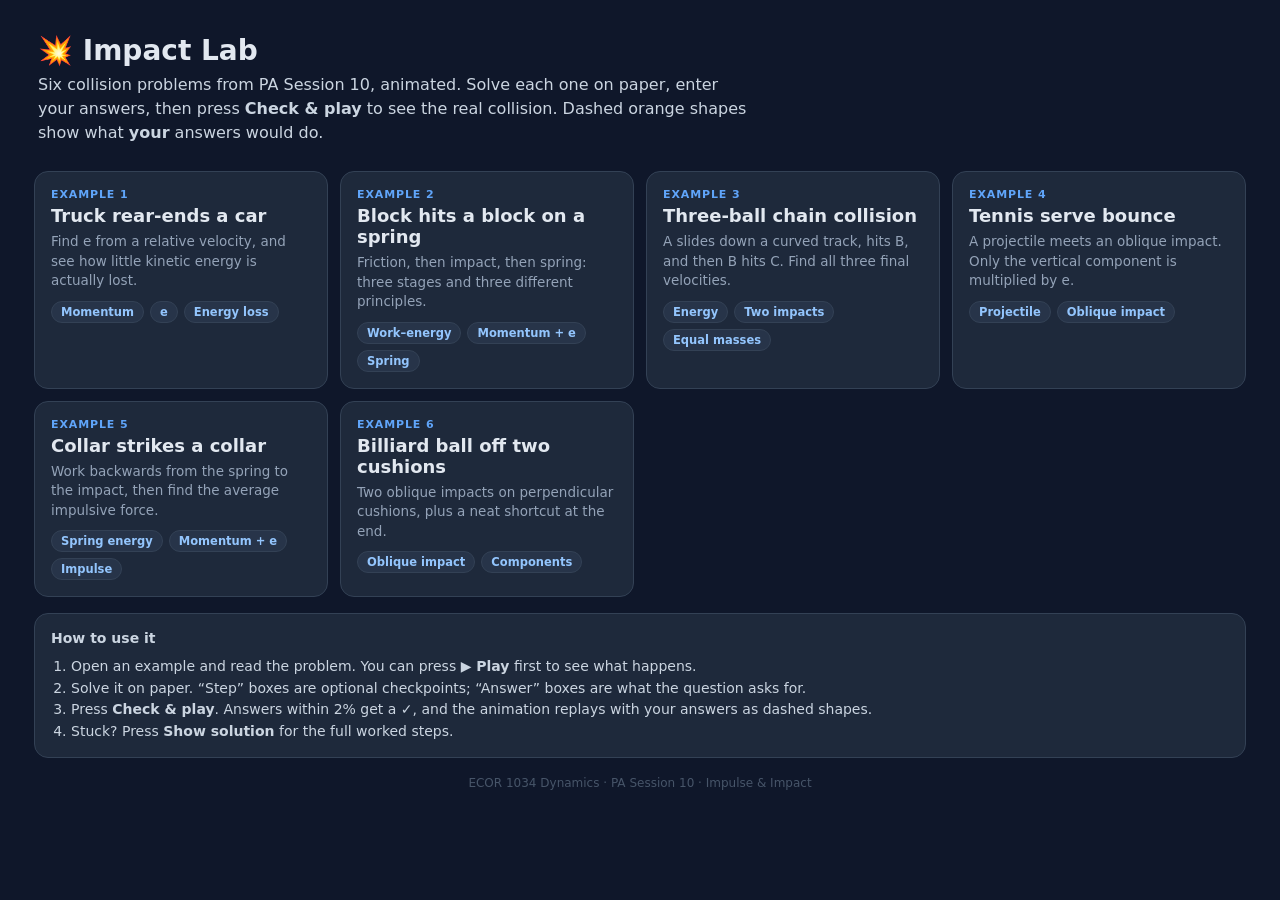
<file: index.html>
<!doctype html>
<html lang="en">
<head>
<meta charset="utf-8">
<meta name="viewport" content="width=device-width, initial-scale=1">
<meta name="theme-color" content="#0f172a">
<title>Impact Lab | ECOR 1034 PA Session 10</title>
<link rel="stylesheet" href="style.css">
</head>
<body>
<div class="app">
  <div class="hero">
    <h1>💥 Impact Lab</h1>
    <p>Six collision problems from PA Session 10, animated. Solve each one on paper, enter your answers, then press <b>Check &amp; play</b> to see the real collision. Dashed orange shapes show what <b>your</b> answers would do.</p>
  </div>
  <div class="grid">
    <a class="card ex" href="ex1.html"><div class="k">Example 1</div><h2>Truck rear-ends a car</h2>
      <p>Find e from a relative velocity, and see how little kinetic energy is actually lost.</p>
      <div class="chips"><span class="chip">Momentum</span><span class="chip">e</span><span class="chip">Energy loss</span></div></a>
    <a class="card ex" href="ex2.html"><div class="k">Example 2</div><h2>Block hits a block on a spring</h2>
      <p>Friction, then impact, then spring: three stages and three different principles.</p>
      <div class="chips"><span class="chip">Work–energy</span><span class="chip">Momentum + e</span><span class="chip">Spring</span></div></a>
    <a class="card ex" href="ex3.html"><div class="k">Example 3</div><h2>Three-ball chain collision</h2>
      <p>A slides down a curved track, hits B, and then B hits C. Find all three final velocities.</p>
      <div class="chips"><span class="chip">Energy</span><span class="chip">Two impacts</span><span class="chip">Equal masses</span></div></a>
    <a class="card ex" href="ex4.html"><div class="k">Example 4</div><h2>Tennis serve bounce</h2>
      <p>A projectile meets an oblique impact. Only the vertical component is multiplied by e.</p>
      <div class="chips"><span class="chip">Projectile</span><span class="chip">Oblique impact</span></div></a>
    <a class="card ex" href="ex5.html"><div class="k">Example 5</div><h2>Collar strikes a collar</h2>
      <p>Work backwards from the spring to the impact, then find the average impulsive force.</p>
      <div class="chips"><span class="chip">Spring energy</span><span class="chip">Momentum + e</span><span class="chip">Impulse</span></div></a>
    <a class="card ex" href="ex6.html"><div class="k">Example 6</div><h2>Billiard ball off two cushions</h2>
      <p>Two oblique impacts on perpendicular cushions, plus a neat shortcut at the end.</p>
      <div class="chips"><span class="chip">Oblique impact</span><span class="chip">Components</span></div></a>
  </div>
  <div class="card how">
    <b>How to use it</b>
    <ol>
      <li>Open an example and read the problem. You can press <b>▶ Play</b> first to see what happens.</li>
      <li>Solve it on paper. “Step” boxes are optional checkpoints; “Answer” boxes are what the question asks for.</li>
      <li>Press <b>Check &amp; play</b>. Answers within 2% get a ✓, and the animation replays with your answers as dashed shapes.</li>
      <li>Stuck? Press <b>Show solution</b> for the full worked steps.</li>
    </ol>
  </div>
  <p class="foot">ECOR 1034 Dynamics · PA Session 10 · Impulse &amp; Impact</p>
</div>
</body>
</html>
</file>
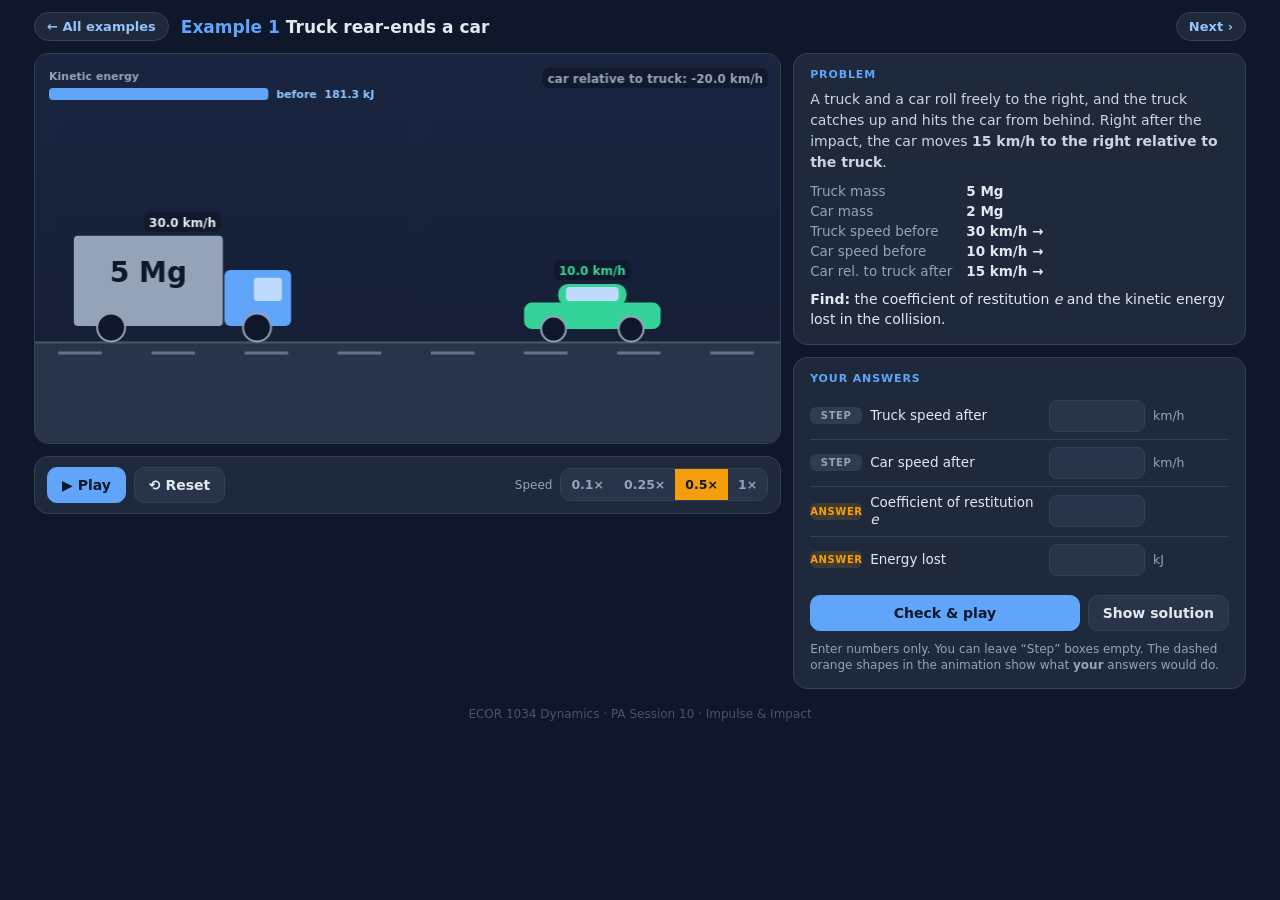
<file: ex1.html>
<!doctype html>
<html lang="en">
<head>
<meta charset="utf-8">
<meta name="viewport" content="width=device-width, initial-scale=1">
<meta name="theme-color" content="#0f172a">
<title>Example 1 | Impact Lab</title>
<link rel="stylesheet" href="style.css">
</head>
<body>
<div id="app"></div>
<script src="common.js"></script>
<script>
(() => {
const { fmt } = IC;
const mT = 5000, mC = 2000, vT = 30 / 3.6, vC = 10 / 3.6, REL = 15 / 3.6;
function post(e) {
  const vT2 = (mT * vT + mC * vC - mC * e * (vT - vC)) / (mT + mC);
  return { vT2, vC2: vT2 + e * (vT - vC) };
}
const E = REL / (vT - vC), P = post(E);
const KE = (a, b) => 0.5 * mT * a * a + 0.5 * mC * b * b;
const T1 = KE(vT, vC), T2 = KE(P.vT2, P.vC2), LOSS = T1 - T2;
const vG = (mT * vT + mC * vC) / (mT + mC);
const kmh = v => v * 3.6;

IC.start({
  n: 1, title: 'Truck rear-ends a car', speed: 0.5,
  statement: 'A truck and a car roll freely to the right, and the truck catches up and hits the car from behind. Right after the impact, the car moves <b>15 km/h to the right relative to the truck</b>.',
  given: [['Truck mass', '5 Mg'], ['Car mass', '2 Mg'], ['Truck speed before', '30 km/h →'], ['Car speed before', '10 km/h →'], ['Car rel. to truck after', '15 km/h →']],
  find: 'the coefficient of restitution <i>e</i> and the kinetic energy lost in the collision.',
  answers: [
    { key: 'vT2', label: 'Truck speed after', unit: 'km/h', step: true, value: () => kmh(P.vT2) },
    { key: 'vC2', label: 'Car speed after', unit: 'km/h', step: true, value: () => kmh(P.vC2) },
    { key: 'e', label: 'Coefficient of restitution <i>e</i>', unit: '', value: () => E },
    { key: 'loss', label: 'Energy lost', unit: 'kJ', value: () => LOSS / 1000 }
  ],
  ghost(v) { return v.e !== null ? { e: v.e, ...post(v.e) } : null; },
  solution: () => `
    <h4>1 · Conservation of momentum (truck + car)</h4>
    m<sub>T</sub>v<sub>T1</sub> + m<sub>C</sub>v<sub>C1</sub> = m<sub>T</sub>v<sub>T2</sub> + m<sub>C</sub>v<sub>C2</sub><br>
    5(30) + 2(10) = 5v<sub>T2</sub> + 2v<sub>C2</sub> &nbsp;(km/h, Mg)<br>
    Relative velocity: v<sub>C2</sub> = v<sub>T2</sub> + 15<br>
    → 170 = 7v<sub>T2</sub> + 30 → <span class="res">v<sub>T2</sub> = ${fmt(kmh(P.vT2), 1)} km/h, v<sub>C2</sub> = ${fmt(kmh(P.vC2), 1)} km/h</span>
    <h4>2 · Coefficient of restitution</h4>
    e = (v<sub>C2</sub> − v<sub>T2</sub>)/(v<sub>T1</sub> − v<sub>C1</sub>) = 15/(30 − 10) → <span class="res">e = ${fmt(E, 2)}</span>
    <h4>3 · Energy loss (convert to m/s)</h4>
    30 km/h = ${fmt(vT, 3)} m/s, 10 = ${fmt(vC, 3)}, ${fmt(kmh(P.vT2), 0)} = ${fmt(P.vT2, 3)}, ${fmt(kmh(P.vC2), 0)} = ${fmt(P.vC2, 3)} m/s<br>
    T<sub>1</sub> = ½(5000)(${fmt(vT, 3)})² + ½(2000)(${fmt(vC, 3)})² = ${fmt(T1 / 1000, 2)} kJ<br>
    T<sub>2</sub> = ½(5000)(${fmt(P.vT2, 3)})² + ½(2000)(${fmt(P.vC2, 3)})² = ${fmt(T2 / 1000, 2)} kJ<br>
    ΔE = T<sub>1</sub> − T<sub>2</sub> → <span class="res">ΔE = ${fmt(LOSS / 1000, 2)} kJ</span> &nbsp;(only ${fmt(100 * LOSS / T1, 1)}% of the energy!)`,
  scene: {
    init: () => ({ t: 0, xT: -4.5, xC: 3, vt: vT, vc: vC, hit: false, tHit: 0, xHit: 0, after: 0, flash: 0 }),
    step(s, dt) {
      const n = 10, h = dt / n;
      for (let i = 0; i < n; i++) {
        s.t += h; s.xT += s.vt * h; s.xC += s.vc * h;
        if (!s.hit && s.xT >= s.xC) { s.hit = true; s.vt = P.vT2; s.vc = P.vC2; s.tHit = s.t; s.xHit = s.xC; s.flash = 1; }
        if (s.hit) { s.after += h; s.flash = Math.max(0, s.flash - h * 4); if (s.after > 2.4) return true; }
      }
      return false;
    },
    draw(D, W, H, s, st) {
      const sc = W / 24, gy = H * 0.74, cam = -0.75 + vG * s.t, X = x => W * 0.5 + (x - cam) * sc, Y = y => gy - y * sc;
      D.ground(gy, W, H, false);
      for (let k = Math.floor((cam - 14) / 3); k < (cam + 14) / 3; k++) D.ctx.fillStyle = '#64748b', D.ctx.fillRect(X(k * 3), gy + 10, 1.4 * sc, 3);
      const truck = (xf, col, stroke, dash) => {
        D.rrect(X(xf - 7), Y(3.4), 4.8 * sc, 2.9 * sc, 4, col, stroke, 2, dash);
        D.rrect(X(xf - 2.15), Y(2.3), 2.15 * sc, 1.8 * sc, 6, col ? '#60a5fa' : null, stroke, 2, dash);
        if (col) D.rrect(X(xf - 1.2), Y(2.05), 0.9 * sc, 0.75 * sc, 3, '#bfdbfe');
        [xf - 5.8, xf - 1.1].forEach(x => D.circle(X(x), Y(0.45), 0.45 * sc, col ? '#0f172a' : null, stroke || '#94a3b8', 2, dash));
      };
      const car = (xr, col, stroke, dash) => {
        D.rrect(X(xr), Y(1.25), 4.4 * sc, 0.85 * sc, 8, col, stroke, 2, dash);
        D.rrect(X(xr + 1.1), Y(1.85), 2.2 * sc, 0.7 * sc, 10, col, stroke, 2, dash);
        if (col) D.rrect(X(xr + 1.35), Y(1.75), 1.7 * sc, 0.45 * sc, 4, '#bfdbfe');
        [xr + 0.95, xr + 3.45].forEach(x => D.circle(X(x), Y(0.4), 0.4 * sc, col ? '#0f172a' : null, stroke || '#94a3b8', 2, dash));
      };
      // ghost (student's e)
      if (st.ghost && s.hit) {
        const g = st.ghost, tt = s.t - s.tHit;
        D.alpha(0.9, () => {
          truck(s.xHit + g.vT2 * tt, null, '#f59e0b', [5, 4]); car(s.xHit + g.vC2 * tt, null, '#f59e0b', [5, 4]);
        });
        D.tag(`your e = ${fmt(g.e, 2)} → car ${fmt(kmh(g.vC2), 1)}, truck ${fmt(kmh(g.vT2), 1)} km/h`, 12, H - 14, '#f59e0b', 'left', 12);
      }
      truck(s.xT, '#94a3b8'); car(s.xC, '#34d399');
      if (s.flash > 0) D.circle(X(s.xHit), Y(1.2), (1 - s.flash) * 2.5 * sc + 6, null, `rgba(251,191,36,${s.flash})`, 4);
      D.tag(`${fmt(kmh(s.vt), 1)} km/h`, X(s.xT - 3.5), Y(3.4) - 8, '#e2e8f0');
      D.tag(`${fmt(kmh(s.vc), 1)} km/h`, X(s.xC + 2.2), Y(1.85) - 8, '#34d399');
      D.text('5 Mg', X(s.xT - 4.6), Y(1.9), '#0f172a', 'center', Math.max(11, sc * 0.9), 800);
      // energy bars
      const bx = 14, bw = Math.min(220, W * 0.32), by = 16;
      D.text('Kinetic energy', bx, by + 10, '#94a3b8', 'left', 11, 700);
      D.rrect(bx, by + 18, bw, 12, 4, '#273449'); D.rrect(bx, by + 18, bw, 12, 4, '#60a5fa');
      D.text(`before  ${fmt(T1 / 1000, 1)} kJ`, bx + bw + 8, by + 28, '#93c5fd', 'left', 11, 700);
      if (s.hit) {
        D.rrect(bx, by + 36, bw, 12, 4, '#273449'); D.rrect(bx, by + 36, bw * T2 / T1, 12, 4, '#34d399');
        D.text(`after  ${fmt(T2 / 1000, 1)} kJ`, bx + bw + 8, by + 46, '#34d399', 'left', 11, 700);
        D.text(`lost ${fmt(LOSS / 1000, 2)} kJ`, bx, by + 64, '#f87171', 'left', 12, 800);
        D.tag(`car relative to truck: ${fmt(kmh(s.vc - s.vt), 1)} km/h →`, W - 12, 30, '#e2e8f0', 'right', 12);
      } else {
        D.tag(`car relative to truck: ${fmt(kmh(s.vc - s.vt), 1)} km/h`, W - 12, 30, '#94a3b8', 'right', 12);
      }
    }
  }
});
})();
</script>
</body>
</html>
</file>
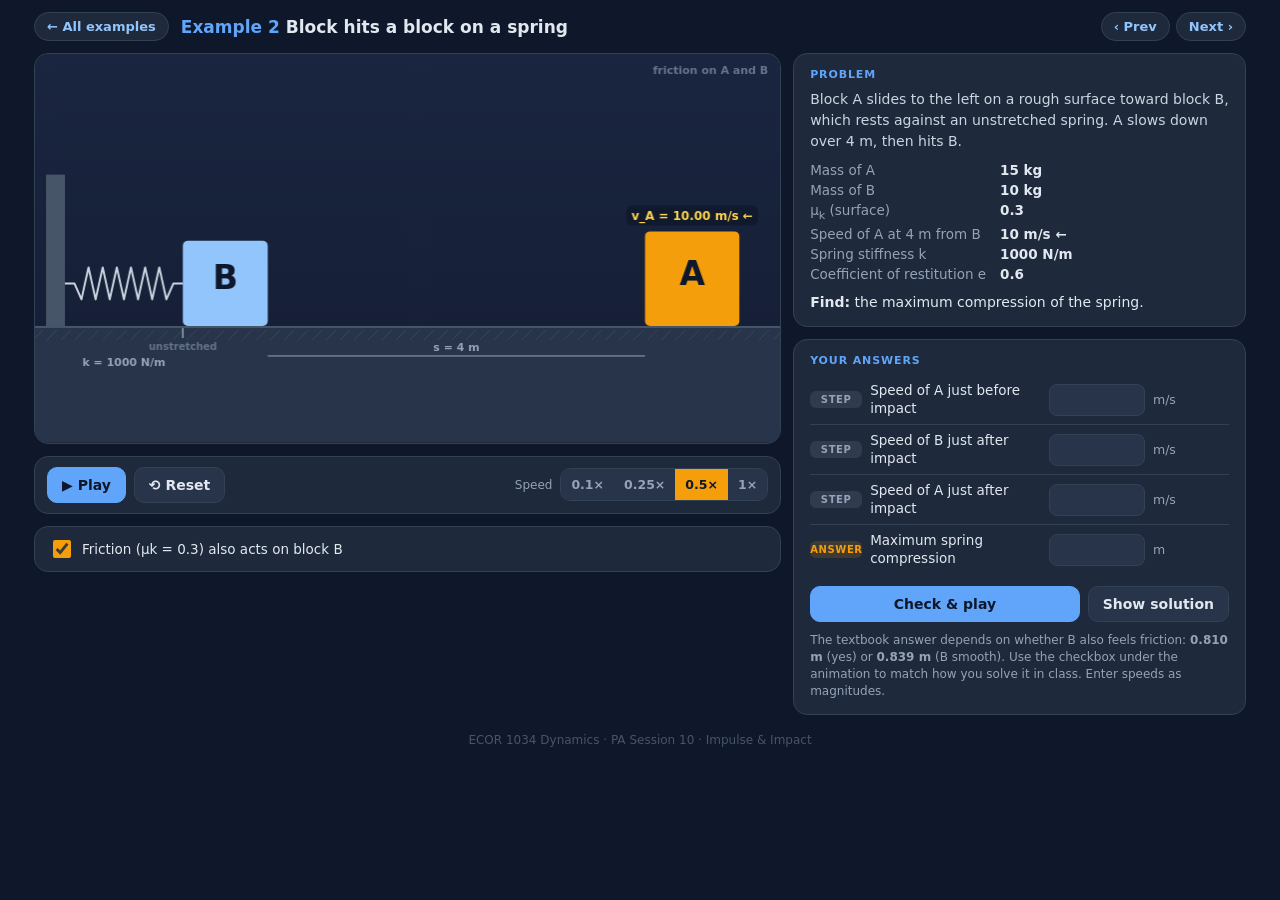
<file: ex2.html>
<!doctype html>
<html lang="en">
<head>
<meta charset="utf-8">
<meta name="viewport" content="width=device-width, initial-scale=1">
<meta name="theme-color" content="#0f172a">
<title>Example 2 | Impact Lab</title>
<link rel="stylesheet" href="style.css">
</head>
<body>
<div id="app"></div>
<script src="common.js"></script>
<script>
(() => {
const { fmt } = IC;
const mA = 15, mB = 10, mu = 0.3, g = 9.81, k = 1000, e = 0.6, v0 = 10, s0 = 4;
const vA1 = Math.sqrt(v0 * v0 - 2 * mu * g * s0);
const vA2 = (mA - e * mB) / (mA + mB) * vA1;           // leftward speeds (magnitudes)
const vB2 = mA * (1 + e) / (mA + mB) * vA1;
const xmax = fr => fr ? (-mu * mB * g + Math.sqrt((mu * mB * g) ** 2 + k * mB * vB2 * vB2)) / k : vB2 * Math.sqrt(mB / k);
const L0 = 1.25, wB = 0.9, wA = 1.0;

IC.start({
  n: 2, title: 'Block hits a block on a spring', speed: 0.5,
  options: [{ key: 'fricB', label: 'Friction (μk = 0.3) also acts on block B', default: true }],
  statement: 'Block A slides to the left on a rough surface toward block B, which rests against an unstretched spring. A slows down over 4 m, then hits B.',
  given: [['Mass of A', '15 kg'], ['Mass of B', '10 kg'], ['μ<sub>k</sub> (surface)', '0.3'], ['Speed of A at 4 m from B', '10 m/s ←'],
    ['Spring stiffness k', '1000 N/m'], ['Coefficient of restitution e', '0.6']],
  find: 'the maximum compression of the spring.',
  note: 'The textbook answer depends on whether B also feels friction: <b>0.810 m</b> (yes) or <b>0.839 m</b> (B smooth). Use the checkbox under the animation to match how you solve it in class. Enter speeds as magnitudes.',
  answers: [
    { key: 'vA1', label: 'Speed of A just before impact', unit: 'm/s', step: true, value: () => vA1 },
    { key: 'vB2', label: 'Speed of B just after impact', unit: 'm/s', step: true, value: () => vB2 },
    { key: 'vA2', label: 'Speed of A just after impact', unit: 'm/s', step: true, value: () => vA2 },
    { key: 'x', label: 'Maximum spring compression', unit: 'm', value: o => xmax(o.fricB) }
  ],
  ghost: v => v.x !== null ? { x: v.x } : null,
  solution: o => `
    <h4>1 · Work–energy: A slides 4 m</h4>
    ½m<sub>A</sub>v<sub>0</sub>² − μ<sub>k</sub>m<sub>A</sub>g·s = ½m<sub>A</sub>v<sub>A1</sub>²<br>
    ½(15)(10)² − 0.3(15)(9.81)(4) = ½(15)v<sub>A1</sub>² → <span class="res">v<sub>A1</sub> = ${fmt(vA1, 3)} m/s</span>
    <h4>2 · Impact: momentum + restitution (← positive)</h4>
    15(${fmt(vA1, 3)}) = 15v<sub>A2</sub> + 10v<sub>B2</sub><br>
    e = 0.6 = (v<sub>B2</sub> − v<sub>A2</sub>)/(${fmt(vA1, 3)} − 0)<br>
    → <span class="res">v<sub>A2</sub> = ${fmt(vA2, 3)} m/s, v<sub>B2</sub> = ${fmt(vB2, 3)} m/s</span>
    <h4>3 · Work–energy: B compresses the spring</h4>
    ${o.fricB
      ? `½m<sub>B</sub>v<sub>B2</sub>² − μ<sub>k</sub>m<sub>B</sub>g·x − ½kx² = 0<br>½(10)(${fmt(vB2, 3)})² − 0.3(10)(9.81)x − ½(1000)x² = 0<br>${fmt(0.5 * mB * vB2 * vB2, 1)} − ${fmt(mu * mB * g, 2)}x − 500x² = 0`
      : `½m<sub>B</sub>v<sub>B2</sub>² = ½kx² &nbsp;(B smooth)<br>½(10)(${fmt(vB2, 3)})² = ½(1000)x²`}
    → <span class="res">x<sub>max</sub> = ${fmt(xmax(o.fricB), 4)} m ≈ ${o.fricB ? "0.810" : "0.839"} m</span>`,
  scene: {
    init: () => ({ phase: 1, aL: L0 + wB + s0, va: v0, comp: 0, vb: 0, flash: 0, t: 0 }),
    step(s, dt, o) {
      const n = 20, h = dt / n;
      for (let i = 0; i < n; i++) {
        s.t += h; s.flash = Math.max(0, s.flash - h * 4);
        if (s.phase === 1) {
          s.va = Math.max(0, s.va - mu * g * h); s.aL -= s.va * h;
          if (s.aL <= L0 + wB) { s.aL = L0 + wB; s.phase = 2; s.va = vA2; s.vb = vB2; s.flash = 1; }
        } else if (s.phase === 2) {
          const ab = (k * s.comp + (o.fricB ? mu * mB * g : 0)) / mB;
          s.vb -= ab * h; s.comp += s.vb * h;
          s.va = Math.max(0, s.va - mu * g * h); s.aL -= s.va * h;
          if (s.aL < L0 - s.comp + wB) s.aL = L0 - s.comp + wB;
          if (s.vb <= 0) { s.comp = xmax(o.fricB); s.vb = 0; s.phase = 3; s.hold = 0; }
        } else { s.hold += h; if (s.hold > 0.6) return true; }
      }
      return false;
    },
    draw(D, W, H, s, st) {
      const sc = Math.min(W / 7.9, H / 3.4), gy = H * 0.7, ox = 30, X = x => ox + x * sc, Y = y => gy - y * sc;
      D.ground(gy, W, H);
      D.ctx.fillStyle = '#475569'; D.ctx.fillRect(X(-0.2), Y(1.6), 0.2 * sc, 1.6 * sc);
      const bL = L0 - s.comp;
      D.zigzag(X(0), Y(wB / 2), X(bL), Y(wB / 2), 14, Math.min(0.17 * sc, 16));
      D.text('k = 1000 N/m', X(L0 / 2), gy + 40, '#94a3b8', 'center', 11);
      // target / ghost lines
      if (st.ghost) {
        const gx = X(L0 - st.ghost.x);
        D.line(gx, Y(1.75), gx, gy + 6, '#f59e0b', 2.5, [5, 4]);
        D.tag(`your x = ${fmt(st.ghost.x, 3)} m`, gx, Y(1.75) - 4, '#f59e0b', 'left');
      }
      D.line(X(L0), gy + 2, X(L0), gy + 12, '#94a3b8', 1.5);
      D.text('unstretched', X(L0), gy + 24, '#64748b', 'center', 10);
      if (s.phase === 3) {
        const ax = X(bL);
        D.line(ax, Y(1.35), ax, gy, '#34d399', 2.5);
        D.tag(`x_max = ${fmt(s.comp, 4)} m`, ax, Y(1.35) - 4, '#34d399', 'left');
      }
      // blocks
      D.rrect(X(bL), Y(wB), wB * sc, wB * sc, 5, '#93c5fd');
      D.text('B', X(bL + wB / 2), Y(wB / 2) + 6, '#0f172a', 'center', Math.max(13, sc * 0.35), 800);
      D.rrect(X(s.aL), Y(wA), wA * sc, wA * sc, 5, '#f59e0b');
      D.text('A', X(s.aL + wA / 2), Y(wA / 2) + 6, '#0f172a', 'center', Math.max(13, sc * 0.35), 800);
      // s = 4 m dimension at start
      if (s.phase === 1 && s.t < 0.02) {
        const y = gy + 30; D.line(X(L0 + wB), y, X(L0 + wB + s0), y, '#94a3b8', 1);
        D.text('s = 4 m', X(L0 + wB + s0 / 2), y - 5, '#94a3b8', 'center', 11);
      }
      if (s.flash > 0) D.circle(X(L0 + wB), Y(wB / 2), (1 - s.flash) * 1.2 * sc + 5, null, `rgba(251,191,36,${s.flash})`, 4);
      // velocity labels
      if (s.va > 0.01) D.tag(`v_A = ${fmt(s.va, 2)} m/s ←`, X(s.aL + wA / 2), Y(wA) - 10, '#fcd34d');
      if (s.phase === 2) D.tag(`v_B = ${fmt(s.vb, 2)} m/s ←`, X(bL + wB / 2), Y(wB) - 34, '#bfdbfe');
      D.text(st.opts.fricB ? 'friction on A and B' : 'friction on A only (B smooth)', W - 12, 20, '#64748b', 'right', 11);
    }
  }
});
})();
</script>
</body>
</html>
</file>
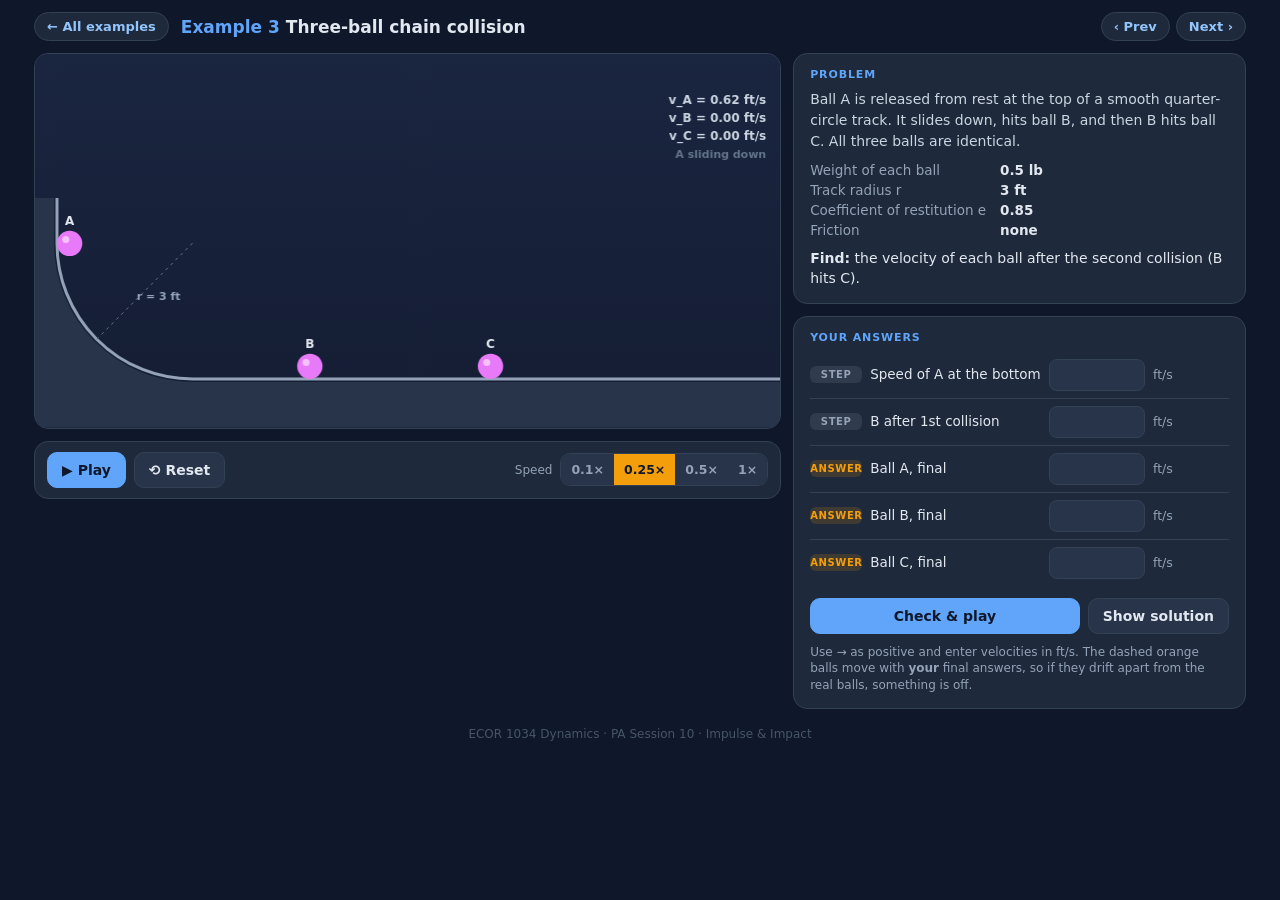
<file: ex3.html>
<!doctype html>
<html lang="en">
<head>
<meta charset="utf-8">
<meta name="viewport" content="width=device-width, initial-scale=1">
<meta name="theme-color" content="#0f172a">
<title>Example 3 | Impact Lab</title>
<link rel="stylesheet" href="style.css">
</head>
<body>
<div id="app"></div>
<script src="common.js"></script>
<script>
(() => {
const { fmt } = IC;
const g = 32.2, r = 3, e = 0.85, R = 0.28;
const v0 = Math.sqrt(2 * g * r);
const a1 = v0 * (1 - e) / 2, b1 = v0 * (1 + e) / 2;
const b2 = b1 * (1 - e) / 2, c2 = b1 * (1 + e) / 2;
const XB = r + 2.6, XC = r + 6.6;
function collide(u1, u2) { return [u1 * (1 - e) / 2 + u2 * (1 + e) / 2, u1 * (1 + e) / 2 + u2 * (1 - e) / 2]; }

IC.start({
  n: 3, title: 'Three-ball chain collision', speed: 0.25, aspect: 0.5,
  statement: 'Ball A is released from rest at the top of a smooth quarter-circle track. It slides down, hits ball B, and then B hits ball C. All three balls are identical.',
  given: [['Weight of each ball', '0.5 lb'], ['Track radius r', '3 ft'], ['Coefficient of restitution e', '0.85'], ['Friction', 'none']],
  find: 'the velocity of each ball after the second collision (B hits C).',
  note: 'Use → as positive and enter velocities in ft/s. The dashed orange balls move with <b>your</b> final answers, so if they drift apart from the real balls, something is off.',
  answers: [
    { key: 'v0', label: 'Speed of A at the bottom', unit: 'ft/s', step: true, value: () => v0 },
    { key: 'b1', label: 'B after 1st collision', unit: 'ft/s', step: true, value: () => b1 },
    { key: 'vA', label: 'Ball A, final', unit: 'ft/s', value: () => a1, signed: true },
    { key: 'vB', label: 'Ball B, final', unit: 'ft/s', value: () => b2, signed: true },
    { key: 'vC', label: 'Ball C, final', unit: 'ft/s', value: () => c2, signed: true }
  ],
  ghost: v => (v.vA !== null || v.vB !== null || v.vC !== null) ? v : null,
  solution: () => `
    <h4>1 · Energy: A slides down the smooth track</h4>
    ½mv<sub>A</sub>² = mgr → v<sub>A</sub> = √(2·32.2·3) = <span class="res">${fmt(v0, 2)} ft/s</span>
    <h4>2 · Collision A → B (equal masses, B at rest)</h4>
    Momentum: v<sub>A</sub> = v<sub>A</sub>′ + v<sub>B</sub>′ &nbsp;(masses cancel)<br>
    Restitution: v<sub>B</sub>′ − v<sub>A</sub>′ = e·v<sub>A</sub><br>
    → v<sub>A</sub>′ = v<sub>A</sub>(1 − e)/2 = <b>${fmt(a1, 3)} ft/s</b>, &nbsp;v<sub>B</sub>′ = v<sub>A</sub>(1 + e)/2 = <b>${fmt(b1, 2)} ft/s</b>
    <h4>3 · Collision B → C (C at rest)</h4>
    Same equations with v<sub>B</sub>′ = ${fmt(b1, 2)} ft/s:<br>
    v<sub>B</sub>″ = v<sub>B</sub>′(1 − e)/2, &nbsp;v<sub>C</sub> = v<sub>B</sub>′(1 + e)/2
    <h4>Result (all →)</h4>
    <span class="res">v<sub>A</sub> = ${fmt(a1, 2)} ft/s, v<sub>B</sub> = ${fmt(b2, 3)} ft/s, v<sub>C</sub> = ${fmt(c2, 1)} ft/s</span><br>
    Note: A (${fmt(a1, 2)}) is slightly faster than B (${fmt(b2, 2)}), so A will eventually catch B again. The question only asks about the moment after the 2nd collision.`,
  scene: {
    init: () => ({ phase: 'arc', phi: 0.002, xA: 0, vA: 0, xB: XB, vB: 0, xC: XC, vC: 0, hits: 0, t: 0, t2: 0, flash: 0, fx: 0 }),
    step(s, dt) {
      const n = 30, h = dt / n;
      for (let i = 0; i < n; i++) {
        s.t += h; s.flash = Math.max(0, s.flash - h * 5);
        if (s.phase === 'arc') {
          const v = Math.sqrt(2 * g * r * Math.sin(s.phi));
          s.phi += Math.max(v, 0.6) / r * h;
          if (s.phi >= Math.PI / 2) { s.phase = 'flat'; s.xA = r; s.vA = v0; }
          continue;
        }
        s.xA += s.vA * h; s.xB += s.vB * h; s.xC += s.vC * h;
        if (s.hits === 0 && s.xA + 2 * R >= s.xB) { [s.vA, s.vB] = collide(s.vA, s.vB); s.hits = 1; s.flash = 1; s.fx = s.xB - R; }
        if (s.hits === 1 && s.xB + 2 * R >= s.xC) {
          [s.vB, s.vC] = collide(s.vB, s.vC); s.hits = 2; s.flash = 1; s.fx = s.xC - R;
          s.g0 = { A: s.xA, B: s.xB, C: s.xC };
        }
        if (s.hits === 2) { s.t2 += h; if (s.t2 > 0.75 || s.xC > 15.2) return true; }
      }
      return false;
    },
    draw(D, W, H, s, st) {
      const sc = Math.min(W / 16.5, H * 0.78 / (r + 1.2)), ox = 22, gy = H - 0.13 * H, X = x => ox + x * sc, Y = y => gy - y * sc;
      const c = D.ctx;
      // track: vertical wall + quarter arc + floor
      c.save(); c.strokeStyle = '#94a3b8'; c.lineWidth = 3; c.beginPath();
      c.moveTo(X(0), Y(r + 1)); c.lineTo(X(0), Y(r)); c.arc(X(r), Y(r), r * sc, Math.PI, Math.PI / 2, true); c.lineTo(W, Y(0)); c.stroke(); c.restore();
      c.fillStyle = '#273449'; c.beginPath(); c.moveTo(X(0) - 3, Y(r + 1)); c.lineTo(X(0) - 3, Y(r));
      c.arc(X(r), Y(r), r * sc + 3, Math.PI, Math.PI / 2, true); c.lineTo(W, Y(0) + 3); c.lineTo(W, H); c.lineTo(0, H); c.lineTo(0, Y(r + 1)); c.fill();
      D.line(X(r), Y(r), X(r) - r * sc * 0.7071, Y(r) + r * sc * 0.7071, '#64748b', 1, [3, 4]);
      D.text('r = 3 ft', X(r) - r * sc * 0.25, Y(r) + r * sc * 0.42, '#94a3b8', 'center', 11);
      const ball = (x, y, col, lbl) => {
        D.circle(X(x), Y(y), R * sc, col); D.circle(X(x) - R * sc * 0.3, Y(y) + R * sc * 0.3 * -1, R * sc * 0.28, 'rgba(255,255,255,.55)');
        D.text(lbl, X(x), Y(y) - R * sc - 6, '#e2e8f0', 'center', 12, 800);
      };
      // ghost balls (student's finals)
      if (st.ghost && s.hits === 2) {
        const gv = st.ghost, tt = s.t2;
        [['A', gv.vA], ['B', gv.vB], ['C', gv.vC]].forEach(([k, v]) => {
          if (v === null) return;
          D.circle(X(s.g0[k] + v * tt), Y(R), R * sc, null, '#f59e0b', 2.5, [4, 3]);
        });
        D.tag('dashed = your answers', W - 12, 22, '#f59e0b', 'right');
      }
      // A
      let ax, ay;
      if (s.phase === 'arc') { ax = r - (r - R) * Math.cos(s.phi); ay = r - (r - R) * Math.sin(s.phi); }
      else { ax = s.xA; ay = R; }
      ball(ax, ay, '#e879f9', 'A'); ball(s.xB, R, '#e879f9', 'B'); ball(s.xC, R, '#e879f9', 'C');
      if (s.flash > 0) D.circle(X(s.fx), Y(R), (1 - s.flash) * sc + 4, null, `rgba(251,191,36,${s.flash})`, 3);
      // readouts
      const vAnow = s.phase === 'arc' ? Math.sqrt(2 * g * r * Math.sin(s.phi)) : s.vA;
      const lines = [['A', vAnow], ['B', s.vB], ['C', s.vC]];
      lines.forEach(([k, v], i) => D.text(`v_${k} = ${fmt(v, 2)} ft/s`, W - 14, 50 + i * 18, '#cbd5e1', 'right', 12, 700));
      D.text(['A sliding down', 'after 1st collision', 'after 2nd collision'][s.phase === 'arc' ? 0 : s.hits === 0 ? 0 : s.hits], W - 14, 50 + 3 * 18, '#64748b', 'right', 11);
    }
  }
});
})();
</script>
</body>
</html>
</file>
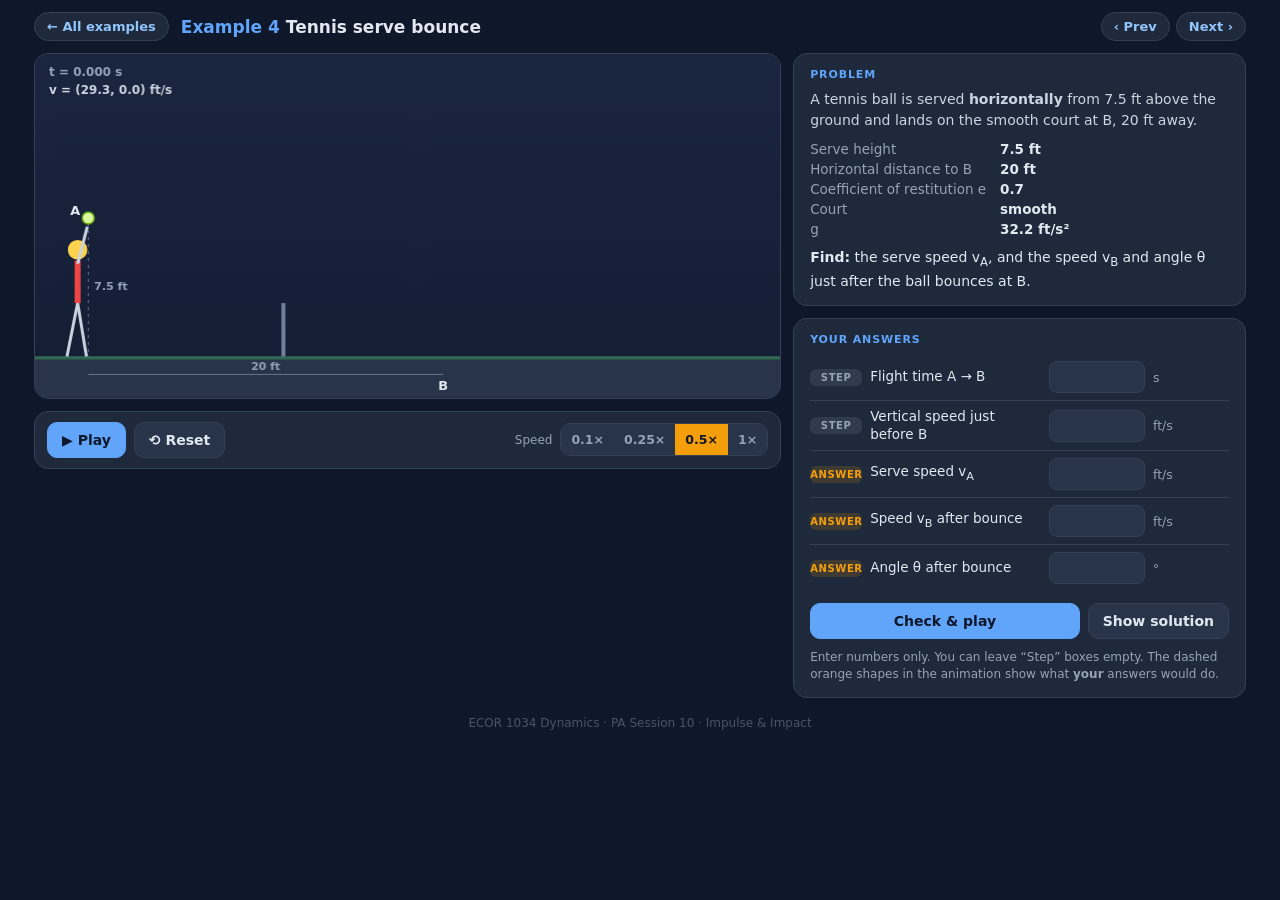
<file: ex4.html>
<!doctype html>
<html lang="en">
<head>
<meta charset="utf-8">
<meta name="viewport" content="width=device-width, initial-scale=1">
<meta name="theme-color" content="#0f172a">
<title>Example 4 | Impact Lab</title>
<link rel="stylesheet" href="style.css">
</head>
<body>
<div id="app"></div>
<script src="common.js"></script>
<script>
(() => {
const { fmt } = IC;
const g = 32.2, h0 = 7.5, d = 20, e = 0.7, DEG = Math.PI / 180;
const tH = Math.sqrt(2 * h0 / g), vA = d / tH, vy = g * tH, vy2 = e * vy;
const vB = Math.hypot(vA, vy2), th = Math.atan2(vy2, vA) / DEG;
const NET = 11;

IC.start({
  n: 4, title: 'Tennis serve bounce', speed: 0.5, aspect: 0.46,
  statement: 'A tennis ball is served <b>horizontally</b> from 7.5 ft above the ground and lands on the smooth court at B, 20 ft away.',
  given: [['Serve height', '7.5 ft'], ['Horizontal distance to B', '20 ft'], ['Coefficient of restitution e', '0.7'], ['Court', 'smooth'], ['g', '32.2 ft/s²']],
  find: 'the serve speed v<sub>A</sub>, and the speed v<sub>B</sub> and angle θ just after the ball bounces at B.',
  answers: [
    { key: 't', label: 'Flight time A → B', unit: 's', step: true, value: () => tH },
    { key: 'vy', label: 'Vertical speed just before B', unit: 'ft/s', step: true, value: () => vy },
    { key: 'vA', label: 'Serve speed v<sub>A</sub>', unit: 'ft/s', value: () => vA },
    { key: 'vB', label: 'Speed v<sub>B</sub> after bounce', unit: 'ft/s', value: () => vB },
    { key: 'th', label: 'Angle θ after bounce', unit: '°', value: () => th }
  ],
  ghost: v => (v.vA !== null || v.vB !== null) ? v : null,
  solution: () => `
    <h4>1 · Projectile A → B (horizontal serve)</h4>
    Vertical: 7.5 = ½(32.2)t² → <b>t = ${fmt(tH, 4)} s</b><br>
    Horizontal: 20 = v<sub>A</sub>t → <span class="res">v<sub>A</sub> = ${fmt(vA, 1)} ft/s</span>
    <h4>2 · Just before B</h4>
    (v<sub>B1</sub>)<sub>x</sub> = ${fmt(vA, 2)} ft/s, &nbsp;(v<sub>B1</sub>)<sub>y</sub> = gt = ${fmt(vy, 2)} ft/s ↓
    <h4>3 · Impact with the court (oblique)</h4>
    Along the smooth court (x): momentum of the ball is conserved → (v<sub>B2</sub>)<sub>x</sub> = ${fmt(vA, 2)} ft/s<br>
    Normal (y): (v<sub>B2</sub>)<sub>y</sub> = e·(v<sub>B1</sub>)<sub>y</sub> = 0.7(${fmt(vy, 2)}) = ${fmt(vy2, 2)} ft/s ↑<br>
    v<sub>B</sub> = √(${fmt(vA, 2)}² + ${fmt(vy2, 2)}²) → <span class="res">v<sub>B</sub> = ${fmt(vB, 1)} ft/s</span><br>
    θ = tan⁻¹(${fmt(vy2, 2)}/${fmt(vA, 2)}) → <span class="res">θ = ${fmt(th, 1)}°</span>`,
  scene: {
    init: () => ({ t: 0, phase: 1, trail: [], flash: 0, hold: 0 }),
    step(s, dt) {
      s.t += dt; s.flash = Math.max(0, s.flash - dt * 4);
      if (s.phase === 1 && s.t >= tH) { s.phase = 2; s.flash = 1; }
      if (s.phase === 2 && s.t - tH >= 2 * vy2 / g * 0.95) { s.phase = 3; }
      if (s.phase === 3) { s.hold += dt; if (s.hold > 0.25) return true; }
      return false;
    },
    draw(D, W, H, s, st) {
      const sc = Math.min(W / 42, H / 12.5), ox = W / 2 - 18 * sc, gy = H - 0.12 * H, X = x => ox + x * sc, Y = y => gy - y * sc;
      D.ground(gy, W, H, false);
      D.ctx.fillStyle = '#2d6a4f'; D.ctx.fillRect(0, gy, W, 3);
      // net
      D.ctx.fillStyle = '#64748b'; D.ctx.fillRect(X(NET) - 2, Y(3), 4, 3 * sc);
      D.ctx.fillStyle = 'rgba(148,163,184,.25)'; D.ctx.fillRect(X(NET) - 2, Y(3), 4, 3 * sc);
      // server
      D.line(X(-1.2), gy, X(-0.6), Y(3), '#cbd5e1', 3); D.line(X(-0.1), gy, X(-0.6), Y(3), '#cbd5e1', 3);
      D.line(X(-0.6), Y(3), X(-0.6), Y(5.4), '#ef4444', 6); D.circle(X(-0.6), Y(6.0), 0.55 * sc, '#fcd34d');
      D.line(X(-0.6), Y(5.2), X(-0.05), Y(7.3), '#cbd5e1', 3);
      // dims
      D.line(X(0), Y(h0), X(0), gy, '#64748b', 1, [3, 4]); D.text('7.5 ft', X(0) + 6, Y(h0 / 2), '#94a3b8', 'left', 11);
      D.line(X(0), gy + 18, X(d), gy + 18, '#64748b', 1); D.text('20 ft', X(d / 2), gy + 14, '#94a3b8', 'center', 11);
      D.text('A', X(0) - 8, Y(h0) - 8, '#e2e8f0', 'right', 13, 800); D.text('B', X(d), gy + 34, '#e2e8f0', 'center', 13, 800);
      // real path traced so far
      const pos = t => t <= tH ? [vA * t, h0 - 0.5 * g * t * t] : [d + vA * (t - tH), vy2 * (t - tH) - 0.5 * g * (t - tH) ** 2];
      const tEnd = Math.min(s.t, tH + 2 * vy2 / g * 0.95);
      const c = D.ctx; c.save(); c.strokeStyle = 'rgba(147,197,253,.8)'; c.lineWidth = 2; c.beginPath();
      for (let t = 0; t <= tEnd; t += 0.01) { const [x, y] = pos(t); t === 0 ? c.moveTo(X(x), Y(y)) : c.lineTo(X(x), Y(y)); }
      c.stroke(); c.restore();
      // ghosts
      if (st.ghost) {
        const G = st.ghost;
        if (G.vA !== null && G.vA > 0) {
          c.save(); c.strokeStyle = '#f59e0b'; c.lineWidth = 2; c.setLineDash([6, 5]); c.beginPath();
          for (let t = 0; t <= tH; t += 0.01) { const x = G.vA * t, y = h0 - 0.5 * g * t * t; t === 0 ? c.moveTo(X(x), Y(y)) : c.lineTo(X(x), Y(y)); }
          c.stroke(); c.restore();
          D.circle(X(G.vA * tH), gy, 5, null, '#f59e0b', 2.5);
          D.tag(`your v_A lands at ${fmt(G.vA * tH, 1)} ft`, X(Math.min(G.vA * tH, 34)), Y(4.2), '#f59e0b');
        }
        if (s.phase >= 2 && G.vB !== null && G.th !== null) {
          const gx = G.vB * Math.cos(G.th * DEG), gyv = G.vB * Math.sin(G.th * DEG);
          c.save(); c.strokeStyle = '#f59e0b'; c.lineWidth = 2; c.setLineDash([6, 5]); c.beginPath();
          for (let t = 0; t <= Math.max(0, 2 * gyv / g); t += 0.01) { const x = d + gx * t, y = gyv * t - 0.5 * g * t * t; t === 0 ? c.moveTo(X(x), Y(y)) : c.lineTo(X(x), Y(y)); }
          c.stroke(); c.restore();
        }
      }
      // velocity vector at B
      if (s.phase >= 2) {
        const L = 0.32;
        D.arrow(X(d), gy, X(d + vA * L), Y(vy2 * L), '#34d399', 3);
        D.line(X(d), gy, X(d + 8), gy, 'rgba(52,211,153,.4)', 1);
        c.save(); c.strokeStyle = '#34d399'; c.lineWidth = 1.5; c.beginPath(); c.arc(X(d), gy, 3.2 * sc, -th * DEG, 0); c.stroke(); c.restore();
        D.tag(`v_B = ${fmt(vB, 1)} ft/s, θ = ${fmt(th, 1)}°`, X(d + vA * L) + 6, Y(vy2 * L) - 4, '#34d399', 'left');
      }
      const [bx, by] = pos(tEnd);
      if (s.flash > 0) D.circle(X(d), gy, (1 - s.flash) * 2 * sc + 4, null, `rgba(251,191,36,${s.flash})`, 3);
      D.circle(X(bx), Y(Math.max(0, by)) - 5, 6, '#d9f99d', '#65a30d', 1.5);
      const vxNow = vA, vyNow = s.t <= tH ? -g * s.t : vy2 - g * (tEnd - tH);
      D.text(`t = ${fmt(Math.min(s.t, tEnd), 3)} s`, 14, 22, '#94a3b8', 'left', 12, 700);
      D.text(`v = (${fmt(vxNow, 1)}, ${fmt(vyNow, 1)}) ft/s`, 14, 40, '#cbd5e1', 'left', 12, 700);
    }
  }
});
})();
</script>
</body>
</html>
</file>
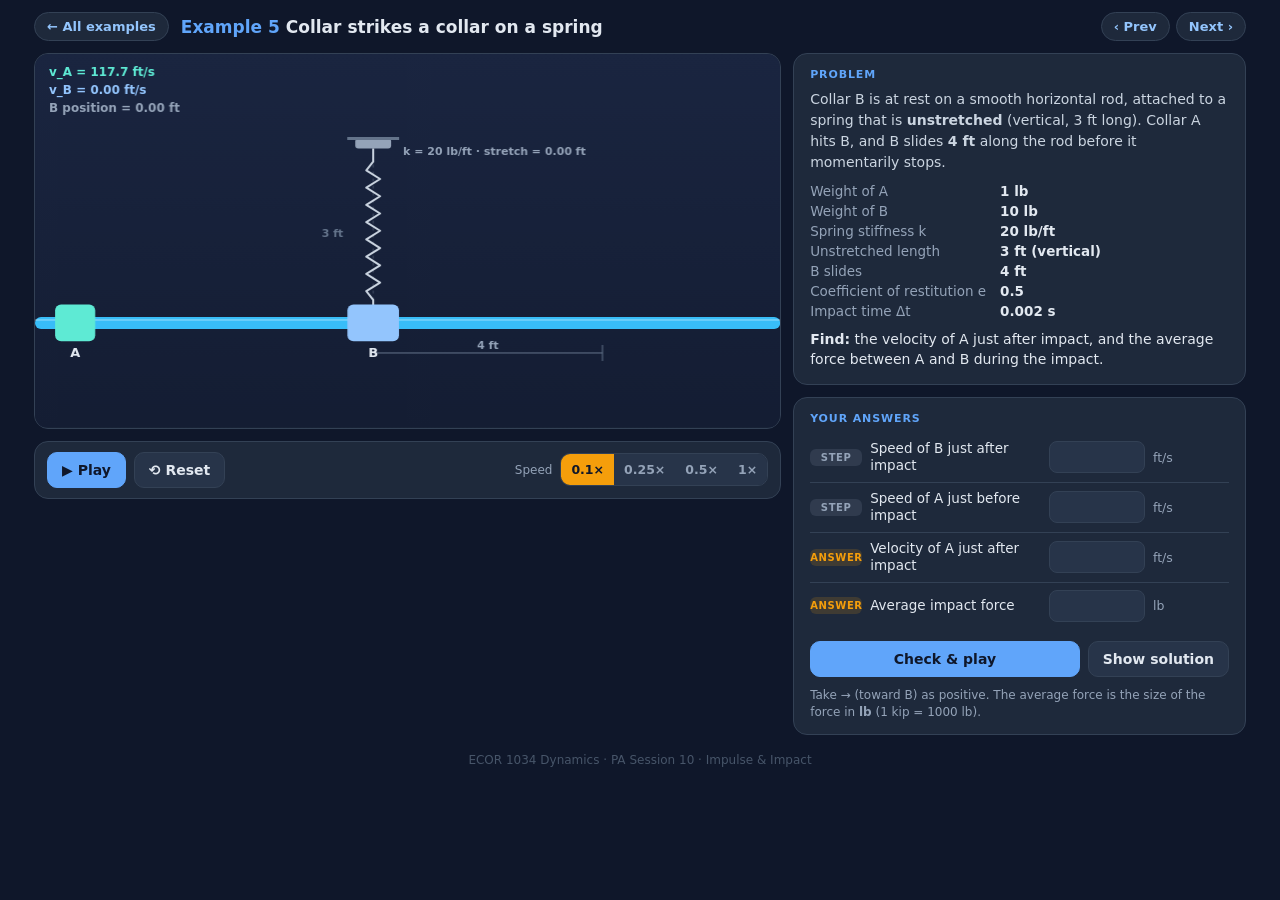
<file: ex5.html>
<!doctype html>
<html lang="en">
<head>
<meta charset="utf-8">
<meta name="viewport" content="width=device-width, initial-scale=1">
<meta name="theme-color" content="#0f172a">
<title>Example 5 | Impact Lab</title>
<link rel="stylesheet" href="style.css">
</head>
<body>
<div id="app"></div>
<script src="common.js"></script>
<script>
(() => {
const { fmt } = IC;
const g = 32.2, mA = 1 / g, mB = 10 / g, k = 20, h = 3, slide = 4, e = 0.5, dt0 = 0.002;
const stretch = Math.hypot(h, slide) - h;                     // 2 ft
const vB2 = Math.sqrt(k * stretch * stretch / mB);
const vA1 = (mA + mB) * vB2 / (mA * (1 + e));
const vA2 = vB2 - e * vA1;                                    // negative → rebounds left
const F = mB * vB2 / dt0;
const wA = 0.7, wB = 0.9;

IC.start({
  n: 5, title: 'Collar strikes a collar on a spring', speed: 0.1, aspect: 0.5,
  statement: 'Collar B is at rest on a smooth horizontal rod, attached to a spring that is <b>unstretched</b> (vertical, 3 ft long). Collar A hits B, and B slides <b>4 ft</b> along the rod before it momentarily stops.',
  given: [['Weight of A', '1 lb'], ['Weight of B', '10 lb'], ['Spring stiffness k', '20 lb/ft'], ['Unstretched length', '3 ft (vertical)'], ['B slides', '4 ft'], ['Coefficient of restitution e', '0.5'], ['Impact time Δt', '0.002 s']],
  find: 'the velocity of A just after impact, and the average force between A and B during the impact.',
  note: 'Take → (toward B) as positive. The average force is the size of the force in <b>lb</b> (1 kip = 1000 lb).',
  answers: [
    { key: 'vB2', label: 'Speed of B just after impact', unit: 'ft/s', step: true, value: () => vB2 },
    { key: 'vA1', label: 'Speed of A just before impact', unit: 'ft/s', step: true, value: () => vA1 },
    { key: 'vA2', label: 'Velocity of A just after impact', unit: 'ft/s', value: () => vA2, signed: true, signNote: 'A bounces back, away from B.' },
    { key: 'F', label: 'Average impact force', unit: 'lb', value: () => F }
  ],
  ghost: v => v.vA2 !== null ? { vA2: v.vA2 } : null,
  solution: () => `
    <h4>1 · Work–energy for B after the impact</h4>
    Spring length when B stops: √(3² + 4²) = 5 ft → stretch s = 5 − 3 = 2 ft<br>
    ½m<sub>B</sub>v<sub>B2</sub>² = ½k s² → ½(10/32.2)v<sub>B2</sub>² = ½(20)(2)²<br>
    → <span class="res">v<sub>B2</sub> = ${fmt(vB2, 2)} ft/s</span>
    <h4>2 · Impact: momentum + restitution (→ positive)</h4>
    (1/32.2)v<sub>A1</sub> = (1/32.2)v<sub>A2</sub> + (10/32.2)(${fmt(vB2, 2)})<br>
    e = 0.5 = (${fmt(vB2, 2)} − v<sub>A2</sub>)/(v<sub>A1</sub> − 0)<br>
    → v<sub>A1</sub> = ${fmt(vA1, 1)} ft/s, &nbsp;<span class="res">v<sub>A2</sub> = ${fmt(vA2, 1)} ft/s, so ${fmt(-vA2, 1)} ft/s ←</span>
    <h4>3 · Impulse on B during the impact</h4>
    m<sub>B</sub>(v<sub>B</sub>)<sub>1</sub> + F<sub>avg</sub>Δt = m<sub>B</sub>v<sub>B2</sub><br>
    0 + F<sub>avg</sub>(0.002) = (10/32.2)(${fmt(vB2, 2)})<br>
    → <span class="res">F<sub>avg</sub> = ${fmt(F, 0)} lb ≈ ${fmt(F / 1000, 2)} kip</span><br>
    (Checking on A gives the same value: m<sub>A</sub>(v<sub>A1</sub> − v<sub>A2</sub>)/Δt.)`,
  scene: {
    init: () => ({ phase: 1, xA: -5.2, vA: vA1, xB: 0, vB: 0, flash: 0, hold: 0, xImp: null, t: 0 }),
    step(s, dt) {
      const n = 60, hh = dt / n;
      for (let i = 0; i < n; i++) {
        s.t += hh; s.flash = Math.max(0, s.flash - hh * 30);
        s.xA += s.vA * hh;
        if (s.phase === 1) {
          if (s.xA + wA / 2 >= s.xB - wB / 2) { s.xA = s.xB - wB / 2 - wA / 2; s.phase = 2; s.vA = vA2; s.vB = vB2; s.flash = 1; s.xImp = s.xA; s.tImp = s.t; }
        } else if (s.phase === 2) {
          const L = Math.hypot(h, s.xB), Fx = -k * (L - h) * s.xB / L;
          s.vB += Fx / mB * hh; s.xB += s.vB * hh;
          if (s.vB <= 0) { s.vB = 0; s.phase = 3; }
        } else { s.hold += hh; if (s.hold > 0.08) return true; }
      }
      return false;
    },
    draw(D, W, H, s, st) {
      const sc = Math.min(W / 13, H / 5.4), ox = W * 0.5 - 0.6 * sc, ry = H * 0.72, X = x => ox + x * sc, Y = y => ry - y * sc;
      // rod
      D.rrect(0, ry - 6, W, 12, 6, '#38bdf8');
      D.ctx.fillStyle = 'rgba(255,255,255,.25)'; D.ctx.fillRect(0, ry - 4, W, 2);
      // anchor
      D.rrect(X(0) - 18, Y(h) - 12, 36, 10, 3, '#94a3b8');
      D.line(X(0) - 26, Y(h) - 12, X(0) + 26, Y(h) - 12, '#64748b', 3);
      // dims
      D.line(X(0), Y(h), X(0), ry, 'rgba(148,163,184,.35)', 1, [3, 4]);
      D.text('3 ft', X(0) - 30, Y(h / 2), '#64748b', 'right', 11);
      D.line(X(0), ry + 30, X(slide), ry + 30, '#64748b', 1); D.line(X(slide), ry + 22, X(slide), ry + 38, '#64748b', 1);
      D.text('4 ft', X(slide / 2), ry + 26, '#94a3b8', 'center', 11);
      // spring
      D.zigzag(X(0), Y(h) - 2, X(s.xB), ry - 10, 16, Math.min(0.12 * sc, 9), '#cbd5e1');
      const L = Math.hypot(h, s.xB);
      D.text(`k = 20 lb/ft · stretch = ${fmt(L - h, 2)} ft`, X(0) + 30, Y(h) + 4, '#94a3b8', 'left', 11);
      // collars
      const collar = (x, w, col, lbl, stroke, dash) => {
        D.rrect(X(x - w / 2), ry - 0.32 * sc, w * sc, 0.64 * sc, 6, col, stroke, 2.5, dash);
        if (lbl) D.text(lbl, X(x), ry + 0.32 * sc + 16, '#e2e8f0', 'center', 13, 800);
      };
      if (st.ghost && s.xImp !== null) {
        const gx = s.xImp + st.ghost.vA2 * (s.t - s.tImp);
        collar(gx, wA, null, '', '#f59e0b', [5, 4]);
        D.tag(`your v_A′ = ${fmt(st.ghost.vA2, 1)} ft/s`, X(gx), ry - 0.32 * sc - 30, '#f59e0b');
      }
      collar(s.xB, wB, '#93c5fd', 'B');
      collar(s.xA, wA, '#5eead4', 'A');
      if (s.flash > 0) D.circle(X(s.xB - wB / 2), ry, (1 - s.flash) * 0.9 * sc + 5, null, `rgba(251,191,36,${s.flash})`, 4);
      // readouts
      D.text(`v_A = ${fmt(s.vA, 1)} ft/s`, 14, 22, '#5eead4', 'left', 12, 700);
      D.text(`v_B = ${fmt(s.vB, 2)} ft/s`, 14, 40, '#93c5fd', 'left', 12, 700);
      D.text(`B position = ${fmt(s.xB, 2)} ft`, 14, 58, '#94a3b8', 'left', 12, 600);
      if (s.phase >= 2) D.tag(`impact: F_avg ≈ ${fmt(F, 0)} lb over 0.002 s`, W - 12, 24, '#fcd34d', 'right');
      if (s.phase === 3) D.tag(`B stops at ${fmt(s.xB, 2)} ft`, X(s.xB), ry - 0.32 * sc - 10, '#34d399');
    }
  }
});
})();
</script>
</body>
</html>
</file>
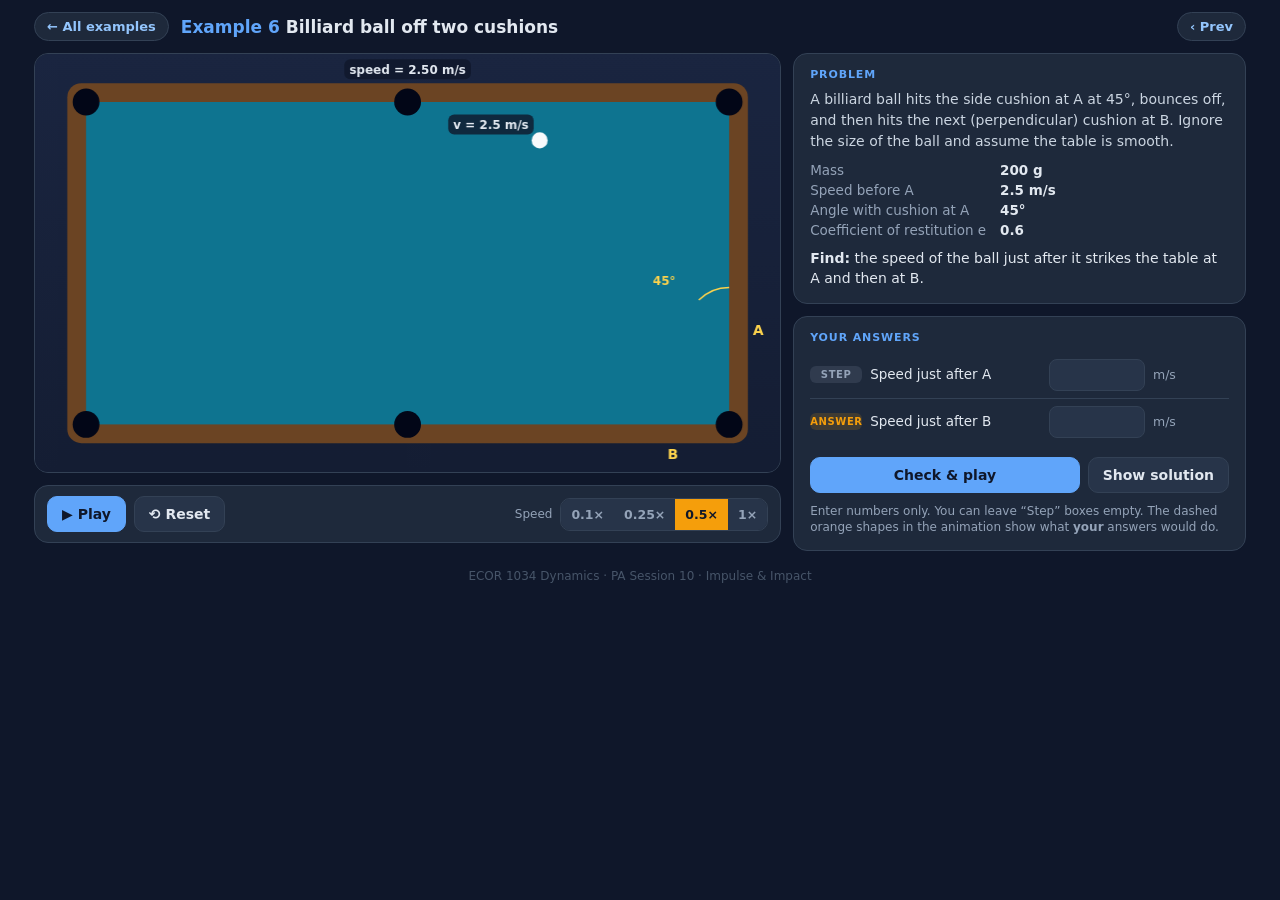
<file: ex6.html>
<!doctype html>
<html lang="en">
<head>
<meta charset="utf-8">
<meta name="viewport" content="width=device-width, initial-scale=1">
<meta name="theme-color" content="#0f172a">
<title>Example 6 | Impact Lab</title>
<link rel="stylesheet" href="style.css">
</head>
<body>
<div id="app"></div>
<script src="common.js"></script>
<script>
(() => {
const { fmt } = IC;
const v0 = 2.5, e = 0.6, Wt = 2.4, Ht = 1.2, yA = 0.85, c45 = Math.SQRT1_2;
const vn = v0 * c45, vt = v0 * c45;                 // components at A
const vAfterA = Math.hypot(e * vn, vt);
const vAfterB = Math.hypot(e * vn, e * vt);
const tA = 1.0 / v0, xStart = Wt - c45 * 1.0, yStart = yA - c45 * 1.0;
const tB = (Ht - yA) / vt, xB = Wt - e * vn * tB;

IC.start({
  n: 6, title: 'Billiard ball off two cushions', speed: 0.5, aspect: 0.56,
  statement: 'A billiard ball hits the side cushion at A at 45°, bounces off, and then hits the next (perpendicular) cushion at B. Ignore the size of the ball and assume the table is smooth.',
  given: [['Mass', '200 g'], ['Speed before A', '2.5 m/s'], ['Angle with cushion at A', '45°'], ['Coefficient of restitution e', '0.6']],
  find: 'the speed of the ball just after it strikes the table at A and then at B.',
  answers: [
    { key: 'vA', label: 'Speed just after A', unit: 'm/s', step: true, value: () => vAfterA },
    { key: 'vB', label: 'Speed just after B', unit: 'm/s', value: () => vAfterB }
  ],
  ghost: v => v.vB !== null ? { vB: v.vB } : null,
  solution: () => `
    <h4>Idea</h4>
    At each cushion, the component <b>along</b> the cushion (t) is unchanged (smooth). The component <b>normal</b> to it (n) reverses and is multiplied by e.
    <h4>1 · Impact at A</h4>
    Before: v<sub>n</sub> = 2.5 cos 45° = ${fmt(vn, 3)} m/s, &nbsp;v<sub>t</sub> = 2.5 sin 45° = ${fmt(vt, 3)} m/s<br>
    After: v<sub>n</sub>′ = 0.6(${fmt(vn, 3)}) = ${fmt(e * vn, 3)} m/s, &nbsp;v<sub>t</sub>′ = ${fmt(vt, 3)} m/s<br>
    v<sub>A</sub>′ = √(${fmt(e * vn, 3)}² + ${fmt(vt, 3)}²) → <b>${fmt(vAfterA, 2)} m/s</b>
    <h4>2 · Impact at B (perpendicular cushion)</h4>
    Now the roles swap: the old tangential component ${fmt(vt, 3)} is <b>normal</b> to cushion B.<br>
    After: v<sub>n</sub>″ = 0.6(${fmt(vt, 3)}) = ${fmt(e * vt, 3)} m/s, &nbsp;v<sub>t</sub>″ = ${fmt(e * vn, 3)} m/s (unchanged)<br>
    v<sub>B</sub>′ = √(${fmt(e * vt, 3)}² + ${fmt(e * vn, 3)}²) → <span class="res">v = ${fmt(vAfterB, 2)} m/s</span>
    <h4>Shortcut</h4>
    Each component got multiplied by e exactly once, so v = e·v<sub>0</sub> = 0.6 × 2.5 = 1.5 m/s. The ball also comes out parallel to its original path, but going the opposite way.`,
  scene: {
    init: () => ({ t: 0, trail: [], hold: 0 }),
    step(s, dt) {
      s.t += dt;
      if (s.t > tA + tB + 0.95) return true;
      return false;
    },
    draw(D, W, H, s, st) {
      const m = 48, sc = Math.min((W - 2 * m) / Wt, (H - 2 * m) / Ht), ox = (W - Wt * sc) / 2, oy = (H - Ht * sc) / 2;
      const X = x => ox + x * sc, Y = y => oy + y * sc, rail = Math.max(12, sc * 0.07);
      D.rrect(ox - rail, oy - rail, Wt * sc + 2 * rail, Ht * sc + 2 * rail, 14, '#6b4423');
      D.ctx.fillStyle = '#0e7490'; D.ctx.fillRect(ox, oy, Wt * sc, Ht * sc);
      const pr = Math.max(8, sc * 0.05);
      [[0, 0], [Wt / 2, 0], [Wt, 0], [0, Ht], [Wt / 2, Ht], [Wt, Ht]].forEach(([x, y]) => D.circle(X(x), Y(y), pr, '#020617'));
      // position at time t
      const pos = t => {
        if (t <= tA) return [xStart + vn * t, yStart + vt * t, vn, vt];
        if (t <= tA + tB) { const u = t - tA; return [Wt - e * vn * u, yA + vt * u, -e * vn, vt]; }
        const u = t - tA - tB; return [xB - e * vn * u, Ht - e * vt * u, -e * vn, -e * vt];
      };
      // path
      const c = D.ctx; c.save(); c.strokeStyle = 'rgba(255,255,255,.6)'; c.lineWidth = 2; c.beginPath();
      for (let t = 0; t <= s.t; t += 0.005) { const [x, y] = pos(t); t === 0 ? c.moveTo(X(x), Y(y)) : c.lineTo(X(x), Y(y)); }
      c.stroke(); c.restore();
      // start velocity label
      D.tag('v = 2.5 m/s', X(xStart) - 6, Y(yStart) - 10, '#e2e8f0', 'right');
      // labels A and B
      D.text('A', X(Wt) + rail + 5, Y(yA) + 5, '#fcd34d', 'left', 14, 800);
      D.text('B', X(xB), Y(Ht) + rail + 16, '#fcd34d', 'center', 14, 800);
      // 45° marker at A
      c.save(); c.strokeStyle = '#fcd34d'; c.lineWidth = 1.5; c.beginPath(); c.arc(X(Wt), Y(yA), 0.16 * sc, -Math.PI / 2, -Math.PI / 4 - Math.PI / 2 + Math.PI / 4 - Math.PI / 4, true); c.stroke(); c.restore();
      D.text('45°', X(Wt) - 0.2 * sc, Y(yA) - 0.17 * sc, '#fcd34d', 'right', 12, 700);
      // component arrows after A
      if (s.t > tA) {
        const k = 0.16 * sc;
        D.arrow(X(Wt) - 2, Y(yA), X(Wt) - 2 - e * vn * k, Y(yA), '#f472b6', 2.5);
        D.arrow(X(Wt) - 2, Y(yA), X(Wt) - 2, Y(yA) + vt * k, '#a78bfa', 2.5);
        D.text(`n: ${fmt(vn, 2)} → ${fmt(e * vn, 2)}`, X(Wt) - 2 - e * vn * k - 6, Y(yA) - 6, '#f472b6', 'right', 11, 700);
        D.text(`t: ${fmt(vt, 2)} (same)`, X(Wt) - 8, Y(yA) + vt * k * 0.6, '#a78bfa', 'right', 11, 700);
      }
      // ghost
      if (st.ghost && s.t > tA + tB) {
        const u = s.t - tA - tB, gv = st.ghost.vB * c45;
        D.circle(X(xB - gv * u), Y(Ht - gv * u), Math.max(6, sc * 0.03), null, '#f59e0b', 2.5, [4, 3]);
        D.tag(`your speed ${fmt(st.ghost.vB, 2)} m/s`, X(xB - gv * u) - 8, Y(Ht - gv * u) + 26, '#f59e0b', 'right');
      }
      const [x, y, vx, vy] = pos(Math.min(s.t, tA + tB + 0.95));
      D.circle(X(x), Y(y), Math.max(6, sc * 0.03), '#f8fafc');
      D.tag(`speed = ${fmt(Math.hypot(vx, vy), 2)} m/s`, W / 2, oy - rail - 8, '#e2e8f0', 'center');
    }
  }
});
})();
</script>
</body>
</html>
</file>
<file: style.css>
:root{
  --bg:#0f172a; --card:#1e293b; --card2:#273449; --line:#334155;
  --text:#e2e8f0; --muted:#94a3b8; --blue:#60a5fa; --blue2:#93c5fd;
  --orange:#f59e0b; --green:#34d399; --red:#f87171;
}
*{box-sizing:border-box}
html,body{margin:0;background:var(--bg);color:var(--text);
  font-family:system-ui,-apple-system,"Segoe UI",Roboto,sans-serif;-webkit-tap-highlight-color:transparent}
a{color:var(--blue2);text-decoration:none}
.app{max-width:1240px;margin:0 auto;padding:12px 14px 28px}
header{display:flex;align-items:center;gap:12px;margin-bottom:12px;flex-wrap:wrap}
header h1{font-size:17px;margin:0;font-weight:700;flex:1;min-width:200px}
.exn{color:var(--blue);margin-right:6px}
.back,.pn a{font-size:13px;font-weight:600;background:var(--card);border:1px solid var(--line);border-radius:999px;padding:6px 12px}
.pn{display:flex;gap:6px}
.card{background:var(--card);border:1px solid var(--line);border-radius:14px}
.pad{padding:14px 16px}
.layout{display:grid;grid-template-columns:minmax(0,1.65fr) minmax(300px,1fr);gap:12px;align-items:start}
@media (max-width:860px){.layout{grid-template-columns:1fr}}
.left,.right{display:flex;flex-direction:column;gap:12px;min-width:0}
.stage{overflow:hidden;line-height:0}
canvas{display:block;width:100%}
.bar{display:flex;align-items:center;gap:8px;padding:10px 12px;flex-wrap:wrap}
.btn{font:inherit;border:1px solid var(--line);background:var(--card2);color:var(--text);border-radius:10px;
  padding:9px 14px;font-weight:700;cursor:pointer;font-size:14px}
.btn:disabled{opacity:.45;cursor:default}
.btn.primary{background:var(--blue);border-color:var(--blue);color:#0f172a}
.seg{display:flex;border:1px solid var(--line);border-radius:10px;overflow:hidden;margin-left:auto}
.seg button{font:inherit;font-size:12.5px;font-weight:700;background:var(--card2);color:var(--muted);border:0;padding:8px 10px;cursor:pointer}
.seg button.on{background:var(--orange);color:#0f172a}
.seglbl{font-size:12px;color:var(--muted)}
.opts{padding:10px 14px;font-size:13.5px;display:flex;gap:16px;flex-wrap:wrap}
.opts label{display:flex;align-items:center;gap:8px;cursor:pointer}
.opts input{width:18px;height:18px;accent-color:var(--orange)}
.ttl{font-size:11px;letter-spacing:.08em;text-transform:uppercase;color:var(--blue);font-weight:800;margin-bottom:8px}
.right p{margin:0 0 10px;font-size:14px;line-height:1.5;color:#cbd5e1}
.glist{display:grid;grid-template-columns:auto 1fr;gap:4px 14px;font-size:13.5px}
.glist span:nth-child(odd){color:var(--muted)}
.glist span:nth-child(even){font-weight:700;font-variant-numeric:tabular-nums}
.find{margin-top:10px;font-size:14px;line-height:1.45}
.arow{display:grid;grid-template-columns:52px 1fr 96px 46px 22px;gap:8px;align-items:center;padding:7px 0;border-bottom:1px solid var(--line)}
.arow:last-of-type{border-bottom:0}
.tag{font-size:10px;font-weight:800;letter-spacing:.06em;text-transform:uppercase;border-radius:6px;padding:3px 0;text-align:center}
.tag.step{background:rgba(148,163,184,.15);color:var(--muted)}
.tag.ans{background:rgba(245,158,11,.15);color:var(--orange)}
.alabel{font-size:13.5px;line-height:1.3}
.arow input{width:100%;background:var(--card2);border:1px solid var(--line);border-radius:8px;color:var(--text);
  font:inherit;font-size:15px;text-align:right;padding:6px 8px;font-variant-numeric:tabular-nums}
.arow input:focus{outline:2px solid var(--orange);outline-offset:1px}
.arow input.ok{border-color:var(--green)} .arow input.bad{border-color:var(--red)} .arow input.sign{border-color:var(--orange)}
.unit{font-size:12.5px;color:var(--muted)}
.st{font-weight:900;text-align:center}
.st.ok{color:var(--green)} .st.bad{color:var(--red)} .st.sign{color:var(--orange)}
.btns{display:flex;gap:8px;margin-top:12px}
.btns .btn.primary{flex:1}
.summary{margin-top:10px;font-size:13.5px;line-height:1.45;color:#cbd5e1}
.summary b.ok{color:var(--green)}
.note{font-size:12px;color:var(--muted);margin-top:8px;line-height:1.4}
.math{font-size:14px;line-height:1.75;color:#cbd5e1}
.math h4{margin:10px 0 2px;font-size:12px;letter-spacing:.06em;text-transform:uppercase;color:var(--blue2)}
.math h4:first-child{margin-top:0}
.math .res{color:var(--green);font-weight:800}
.foot{text-align:center;color:#475569;font-size:12px;margin-top:18px}
input[type=number]::-webkit-outer-spin-button,input[type=number]::-webkit-inner-spin-button{-webkit-appearance:none;margin:0}
input[type=number]{-moz-appearance:textfield;appearance:textfield}

/* menu */
.hero{padding:22px 4px 8px}
.hero h1{font-size:28px;margin:0 0 6px}
.hero p{color:#cbd5e1;margin:0;max-width:720px;line-height:1.5}
.grid{display:grid;grid-template-columns:repeat(auto-fill,minmax(290px,1fr));gap:12px;margin-top:18px}
.ex{display:block;padding:16px;color:var(--text);transition:transform .12s,border-color .12s}
.ex:hover{transform:translateY(-2px);border-color:var(--blue)}
.ex .k{font-size:11px;letter-spacing:.08em;text-transform:uppercase;color:var(--blue);font-weight:800}
.ex h2{font-size:18px;margin:4px 0 6px}
.ex p{font-size:13.5px;color:var(--muted);margin:0 0 10px;line-height:1.45}
.chips{display:flex;gap:6px;flex-wrap:wrap}
.chip{font-size:11.5px;font-weight:700;border-radius:999px;padding:3px 9px;background:var(--card2);color:var(--blue2);border:1px solid var(--line)}
.how{margin-top:16px;padding:14px 16px;font-size:14px;color:#cbd5e1;line-height:1.55}
.how ol{margin:6px 0 0;padding-left:20px}
</file>
